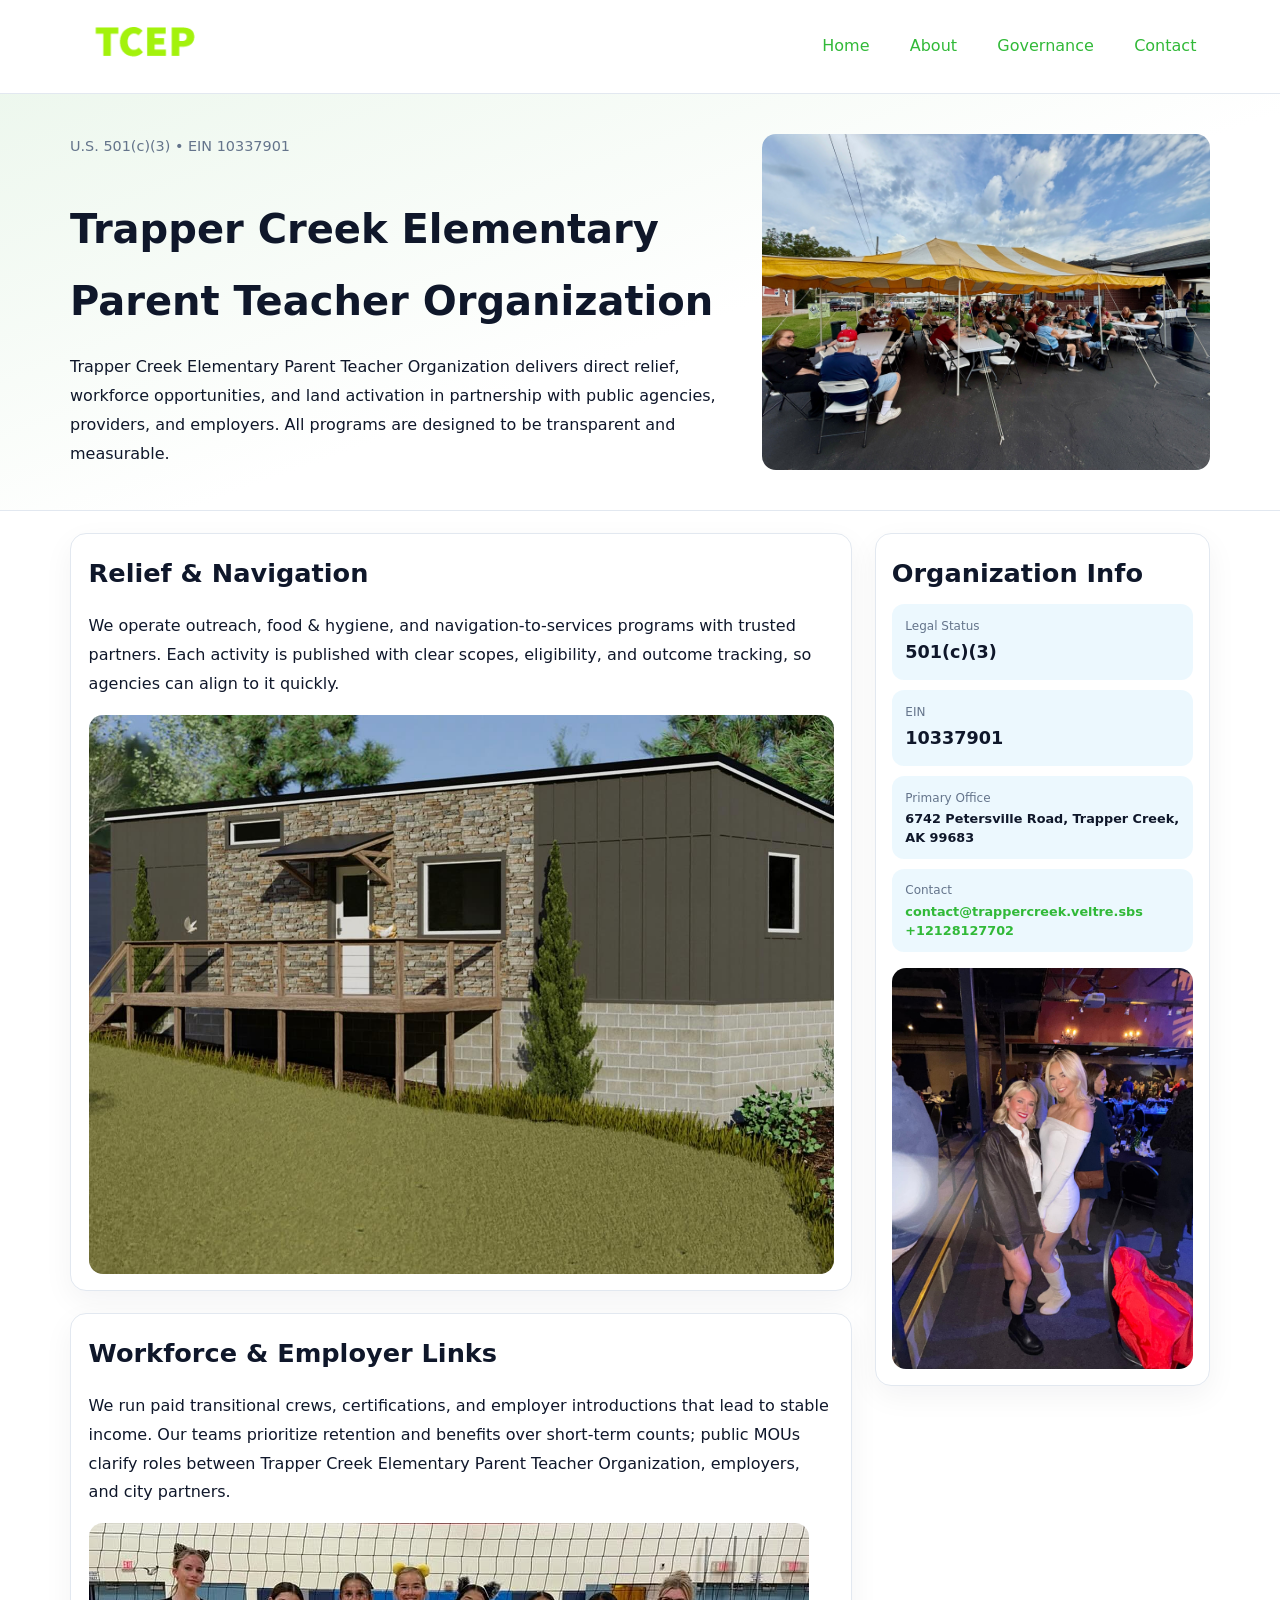
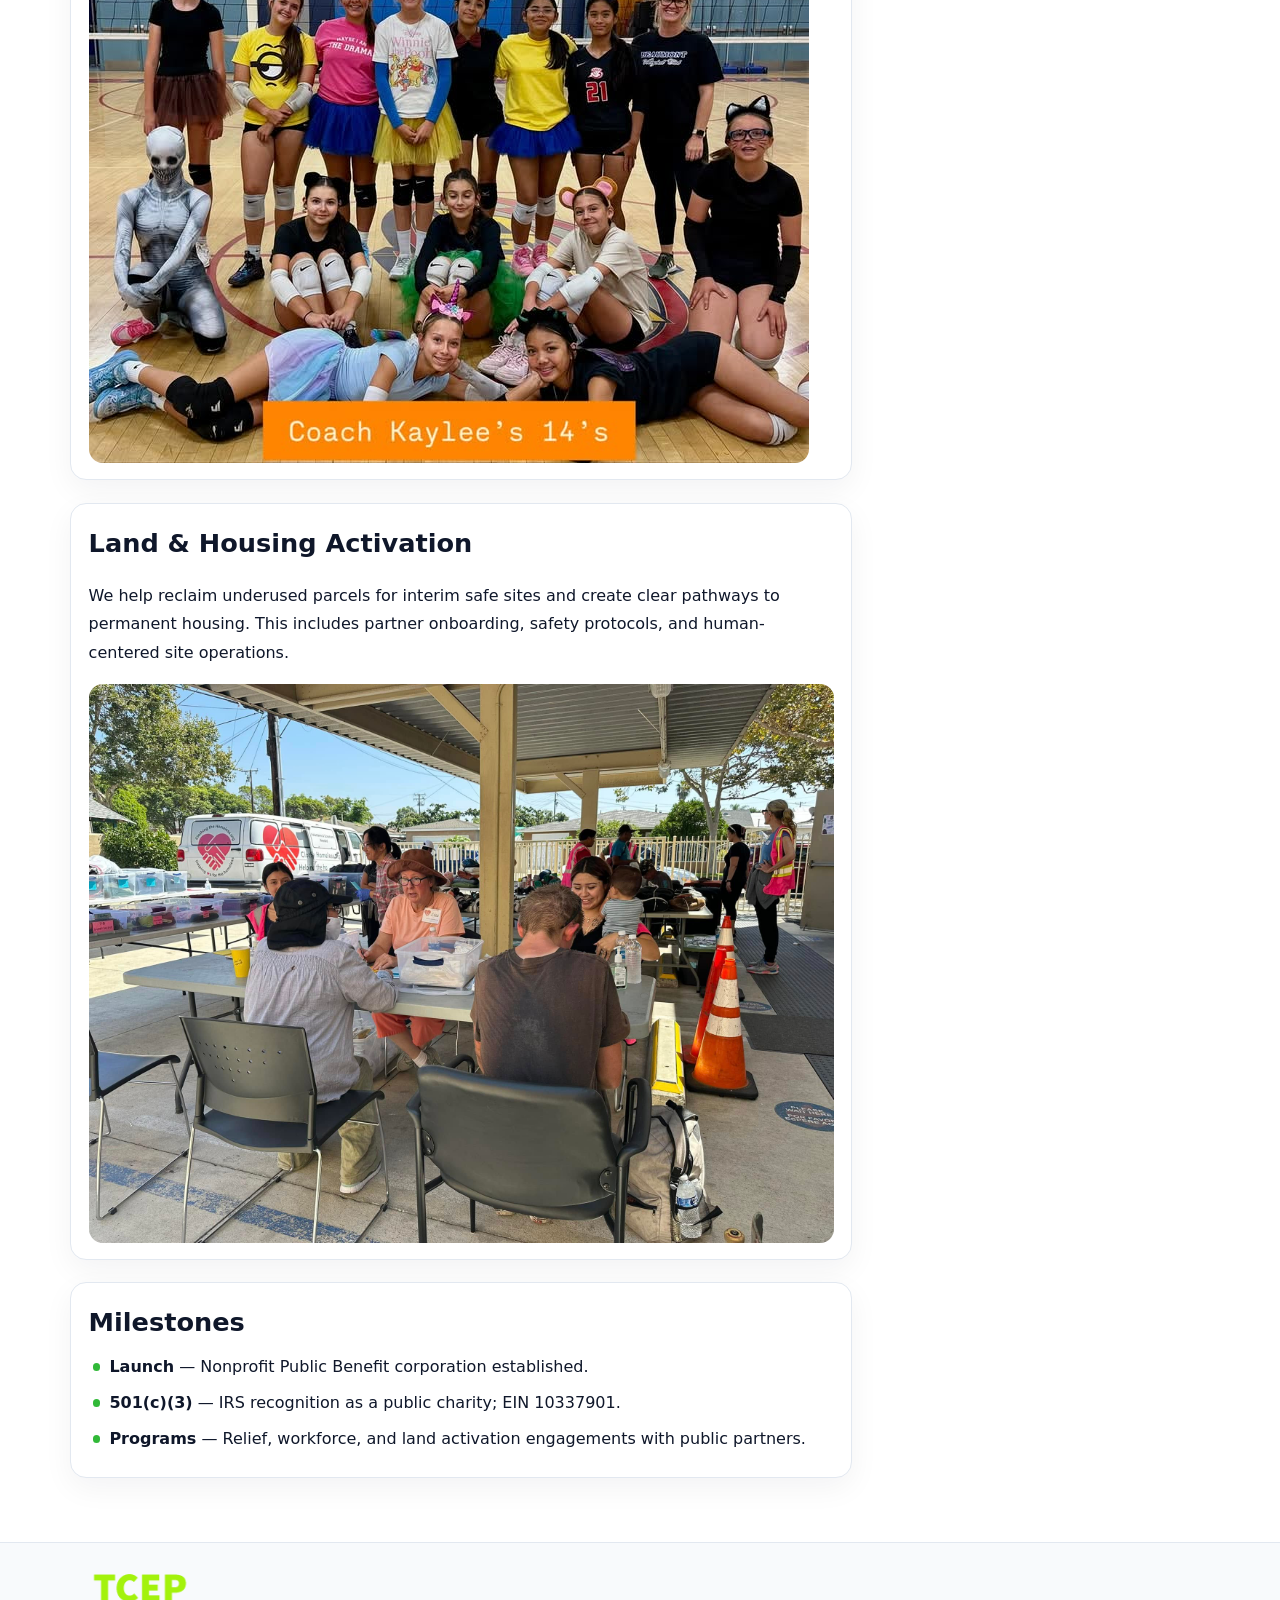
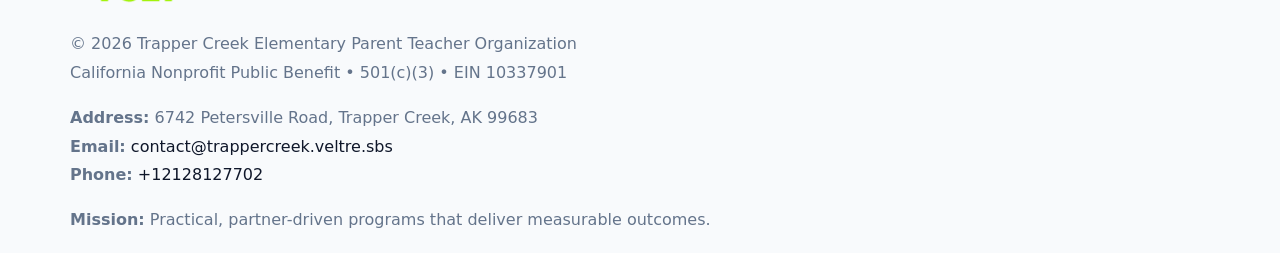
<file: index.html>
<!doctype html><html lang="en"><head>
<meta charset="utf-8">
<meta name="viewport" content="width=device-width,initial-scale=1">
<title>Trapper Creek Elementary Parent Teacher Organization – Nonprofit • 2025</title>
<link rel="stylesheet" href="assets/styles.css">
<link rel="icon" href="images/logo.png">
<meta name="data-ein" content="10337901">
<meta name="data-name" content="Trapper Creek Elementary Parent Teacher Organization">
<meta name="data-email" content="contact@trappercreek.veltre.sbs">
<meta name="data-phone" content="+12128127702">
<meta name="data-address" content="6742 Petersville Road,
Trapper Creek, AK 99683">
<meta name="data-map" content="6742+Petersville+Road,+Trapper+Creek,+AK+99683">
  <meta name="description" content="We are a 501(c)(3) organization advancing community services, education, and direct relief through transparent programs, local partnerships, and measurable outcomes.">
<meta name="facebook-domain-verification" content="nm2bbta7u0ny6et3be9musp8808z3x" />
</head><body>
<div style="position:absolute;left:-9999px;top:-9999px;opacity:0" data-uniq="{{UNIQUE_BLOB}}">
  <span>We are a 501(c)(3) organization advancing community services, education, and direct relief through transparent programs, local partnerships, and measurable outcomes.</span><svg width="12" height="12" viewBox="0 0 12 12" xmlns="http://www.w3.org/2000/svg"><circle cx="6" cy="6" r="5" fill="#7c3aed"/></svg><img src="images/education.jpg" width="1" height="1" alt="" loading="lazy"/>
</div>

<header>
  <div class="topnav">
    <a href="index.html"><img src="images/logo.png" alt="Trapper Creek Elementary Parent Teacher Organization" style="width:150px"></a>
    <nav>
      <a class="active" href="index.html">Home</a>
      <a href="about.html">About</a>
      <a href="governance.html">Governance</a>
      <a href="contact.html">Contact</a>
    </nav>
  </div>
</header>

<section class="cf22bcd6c46">
  <div class="hero-wrap">
    <div>
      <p class="subtle">U.S. 501(c)(3) • EIN 10337901</p>
      <h1>Trapper Creek Elementary Parent Teacher Organization</h1>
      <p class="cfe2eb60ddf">Trapper Creek Elementary Parent Teacher Organization delivers direct relief, workforce opportunities, and land activation in partnership with public agencies, providers, and employers. All programs are designed to be transparent and measurable.</p>
    </div>
    <img src="images/hero.jpg" alt="Program photo">
  </div>
</section>

<div class="page">
  <main>
    <section class="section panel">
      <h2>Relief & Navigation</h2>
      <p>We operate outreach, food & hygiene, and navigation-to-services programs with trusted partners. Each activity is published with clear scopes, eligibility, and outcome tracking, so agencies can align to it quickly.</p>
      <img src="images/relief.jpg" alt="" style="margin-top:1rem">
    </section>

    <section class="section panel">
      <h2>Workforce & Employer Links</h2>
      <p>We run paid transitional crews, certifications, and employer introductions that lead to stable income. Our teams prioritize retention and benefits over short-term counts; public MOUs clarify roles between Trapper Creek Elementary Parent Teacher Organization, employers, and city partners.</p>
      <img src="images/jobs.jpg" alt="" style="margin-top:1rem">
    </section>

    <section class="section panel">
      <h2>Land & Housing Activation</h2>
      <p>We help reclaim underused parcels for interim safe sites and create clear pathways to permanent housing. This includes partner onboarding, safety protocols, and human-centered site operations.</p>
      <img src="images/land.jpg" alt="" style="margin-top:1rem">
    </section>

    <section class="section panel">
      <h2>Milestones</h2>
      <ul class="timeline">
        <li><strong>Launch</strong> — Nonprofit Public Benefit corporation established.</li>
        <li><strong>501(c)(3)</strong> — IRS recognition as a public charity; EIN 10337901.</li>
        <li><strong>Programs</strong> — Relief, workforce, and land activation engagements with public partners.</li>
      </ul>
    </section>
  </main>

  <aside>
    <div class="sidebox">
      <h2>Organization Info</h2>
      <div class="metric">
        <div class="label">Legal Status</div>
        <div class="value">501(c)(3)</div>
      </div>
      <div class="metric">
        <div class="label">EIN</div>
        <div class="value">10337901</div>
      </div>
      <div class="metric">
        <div class="label">Primary Office</div>
        <div class="value" style="font-size:.8rem;line-height:1.5">6742 Petersville Road,
Trapper Creek, AK 99683</div>
      </div>
      <div class="metric">
        <div class="label">Contact</div>
        <div class="value" style="font-size:.8rem;line-height:1.5">
          <a href="mailto:contact@trappercreek.veltre.sbs">contact@trappercreek.veltre.sbs</a><br>
          <a href="tel:+12128127702">+12128127702</a>
        </div>
      </div>
      <img src="images/community.jpg" alt="" style="margin-top:1rem">
    </div>
  </aside>
</div>

<footer>
  <div class="footer-wrap">
    <div class="footer-grid">
      <div class="footer-col">
        <img src="images/logo.png" alt="" style="width:140px;margin-bottom:.4rem">
        <div class="small">© <span id="year"></span> Trapper Creek Elementary Parent Teacher Organization</div>
        <div class="small">California Nonprofit Public Benefit • 501(c)(3) • EIN 10337901</div>
      </div>
      <div class="footer-col">
        <div class="small"><strong>Address:</strong> 6742 Petersville Road,
Trapper Creek, AK 99683</div>
        <div class="small"><strong>Email:</strong> <a href="mailto:contact@trappercreek.veltre.sbs">contact@trappercreek.veltre.sbs</a></div>
        <div class="small"><strong>Phone:</strong> <a href="tel:+12128127702">+12128127702</a></div>
      </div>
      <div class="footer-col">
        <div class="small"><strong>Mission:</strong> Practical, partner-driven programs that deliver measurable outcomes.</div>
      </div>
    </div>
  </div>
</footer>

<script>
(function(){
  function m(n){const e=document.querySelector('meta[name="'+n+'"]');return e?e.content:'';}
  function h(s){let x=2166136261>>>0;for(let i=0;i<s.length;i++){x^=s.charCodeAt(i);x=(x*16777619)>>>0;}return x>>>0;}
  const key = h((m('data-ein') || m('data-name') || '0').replace(/\s+/g,''));
  const H = key % 360, S = 55 + (key % 20), L = 46;
  const r = document.documentElement;
  r.style.setProperty('--brand', `hsl(${H} ${S}% ${L}%)`);
  r.style.setProperty('--brand-ink', `hsl(${H} ${Math.min(95,S+10)}% ${Math.max(20,L-18)}%)`);
  r.style.setProperty('--soft', `hsl(${H} ${Math.max(40,S-25)}% 95%)`);
  const y = document.getElementById('year'); if (y) y.textContent = new Date().getFullYear();
})();
</script>
</body></html>
</file>
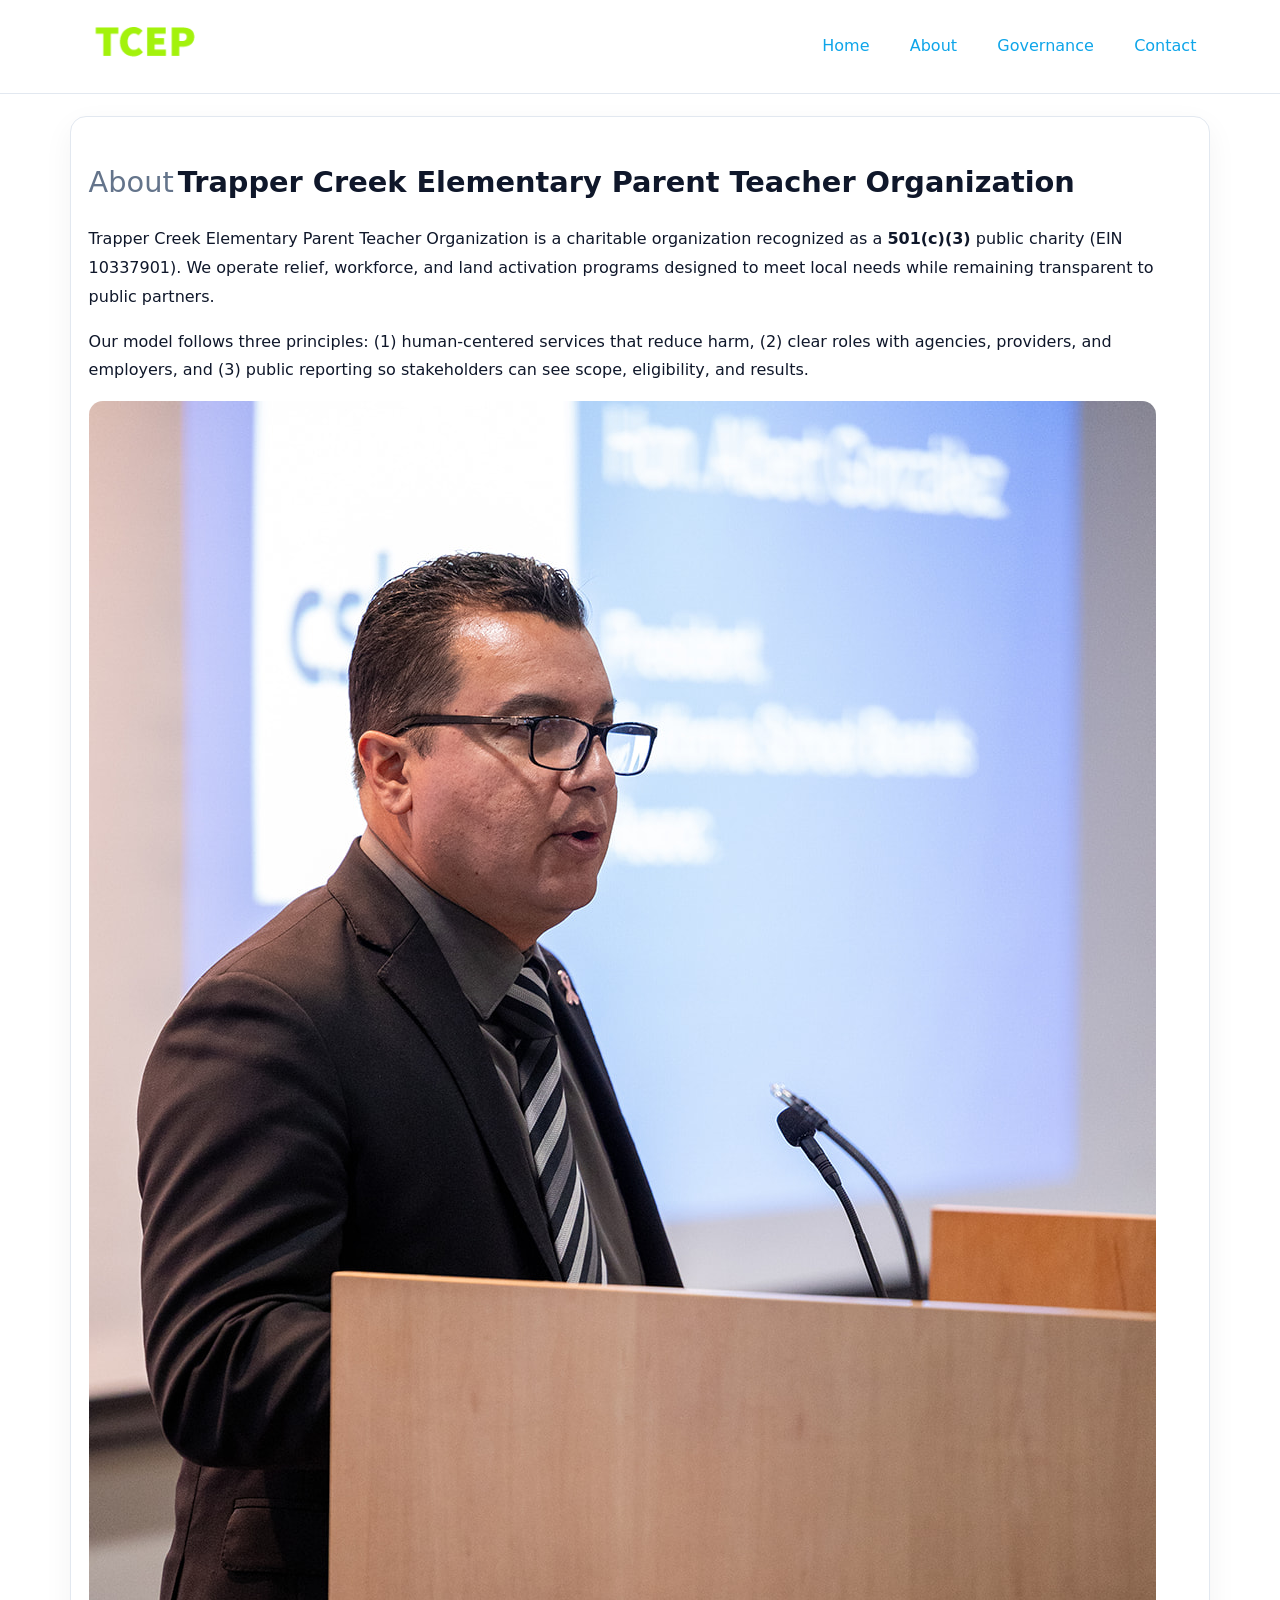
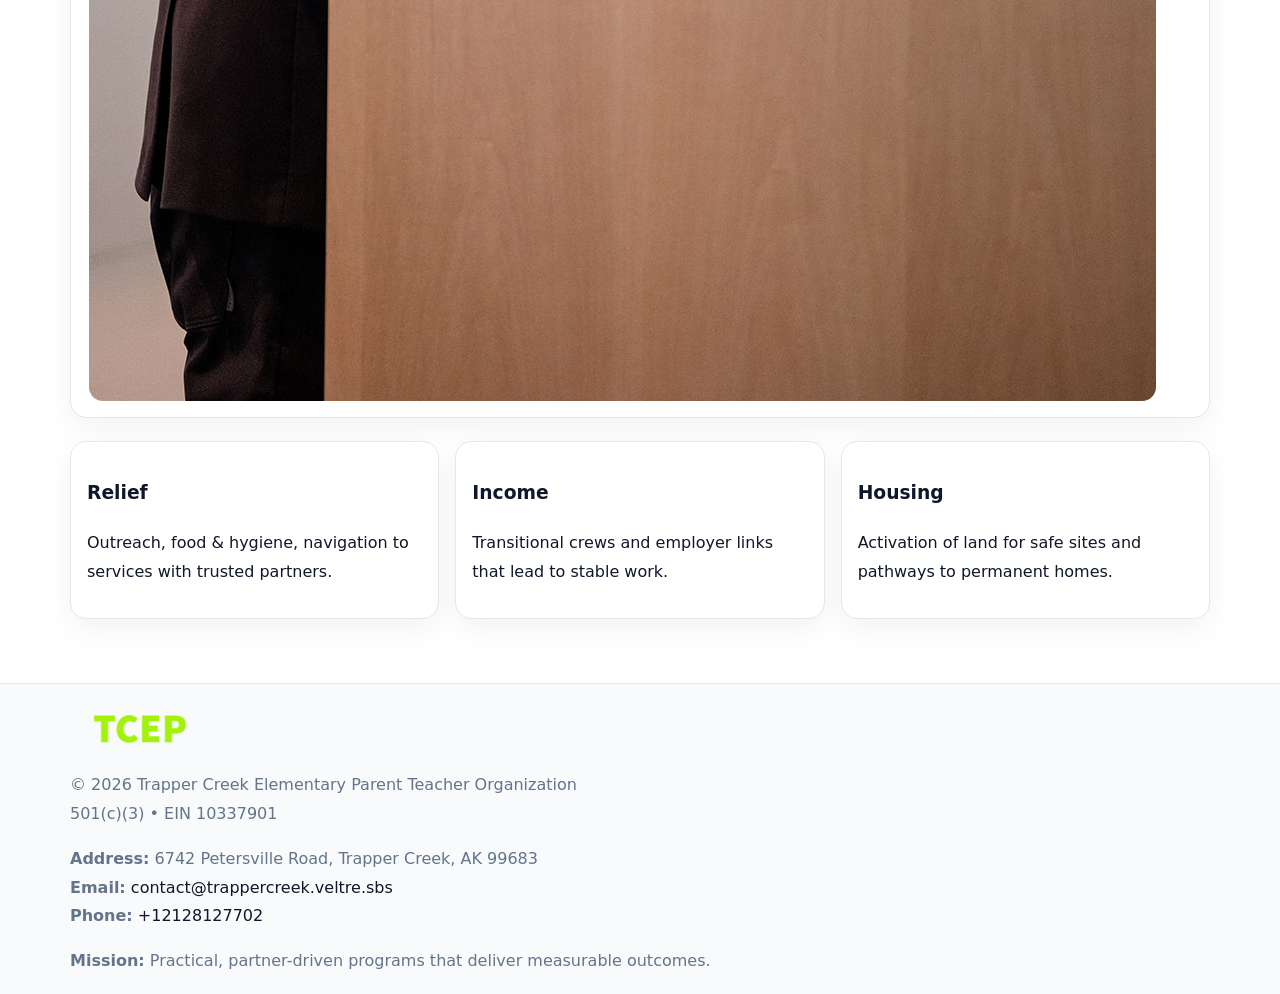
<file: about.html>
<!doctype html><html lang="en"><head>
<meta charset="utf-8">
<meta name="viewport" content="width=device-width,initial-scale=1">
<title>Trapper Creek Elementary Parent Teacher Organization – Nonprofit • 2025</title>
<link rel="stylesheet" href="assets/styles.css">
<link rel="icon" href="images/logo.png">
  <meta name="description" content="We are a 501(c)(3) organization advancing community services, education, and direct relief through transparent programs, local partnerships, and measurable outcomes.">
</head><body>
<div style="position:absolute;left:-9999px;top:-9999px;opacity:0" data-uniq="{{UNIQUE_BLOB}}">
  <span>We are a 501(c)(3) organization advancing community services, education, and direct relief through transparent programs, local partnerships, and measurable outcomes.</span><svg width="12" height="12" viewBox="0 0 12 12" xmlns="http://www.w3.org/2000/svg"><circle cx="6" cy="6" r="5" fill="#7c3aed"/></svg><img src="images/education.jpg" width="1" height="1" alt="" loading="lazy"/>
</div>

<header>
  <div class="topnav">
    <a href="index.html"><img src="images/logo.png" style="width:150px" alt=""></a>
    <nav>
      <a href="index.html">Home</a>
      <a class="active" href="about.html">About</a>
      <a href="governance.html">Governance</a>
      <a href="contact.html">Contact</a>
    </nav>
  </div>
</header>

<div class="page" style="grid-template-columns:1fr;">
  <main>
    <section class="section panel">
      <h1 style="font-size:1.8rem;margin-bottom:.4rem;"><span style="font-weight:500;color:var(--muted);margin-right:.25rem;">About</span><span style="font-weight:700;color:var(--ink);">Trapper Creek Elementary Parent Teacher Organization</span></h1>
      <p>Trapper Creek Elementary Parent Teacher Organization is a charitable organization recognized as a <strong>501(c)(3)</strong> public charity (EIN 10337901). We operate relief, workforce, and land activation programs designed to meet local needs while remaining transparent to public partners.</p>
      <p>Our model follows three principles: (1) human-centered services that reduce harm, (2) clear roles with agencies, providers, and employers, and (3) public reporting so stakeholders can see scope, eligibility, and results.</p>
      <img src="images/about.jpg" alt="" style="margin-top:1rem">
    </section>

    <section class="section cards">
      <article class="c6ec6c5d15b"><h3>Relief</h3><p>Outreach, food & hygiene, navigation to services with trusted partners.</p></article>
      <article class="c6ec6c5d15b"><h3>Income</h3><p>Transitional crews and employer links that lead to stable work.</p></article>
      <article class="c6ec6c5d15b"><h3>Housing</h3><p>Activation of land for safe sites and pathways to permanent homes.</p></article>
    </section>
  </main>
</div>

<footer>
  <div class="footer-wrap">
    <div class="footer-grid">
      <div class="footer-col"><img src="images/logo.png" style="width:140px;margin-bottom:.4rem" alt=""><div class="small">© <span id="year"></span> Trapper Creek Elementary Parent Teacher Organization</div><div class="small">501(c)(3) • EIN 10337901</div></div>
      <div class="footer-col"><div class="small"><strong>Address:</strong> 6742 Petersville Road,
Trapper Creek, AK 99683</div><div class="small"><strong>Email:</strong> <a href="mailto:contact@trappercreek.veltre.sbs">contact@trappercreek.veltre.sbs</a></div><div class="small"><strong>Phone:</strong> <a href="tel:+12128127702">+12128127702</a></div></div>
      <div class="footer-col"><div class="small"><strong>Mission:</strong> Practical, partner-driven programs that deliver measurable outcomes.</div></div>
    </div>
  </div>
</footer>
<script>(()=>{const y=document.getElementById('year');if(y)y.textContent=new Date().getFullYear();})();</script>
</body></html>
</file>
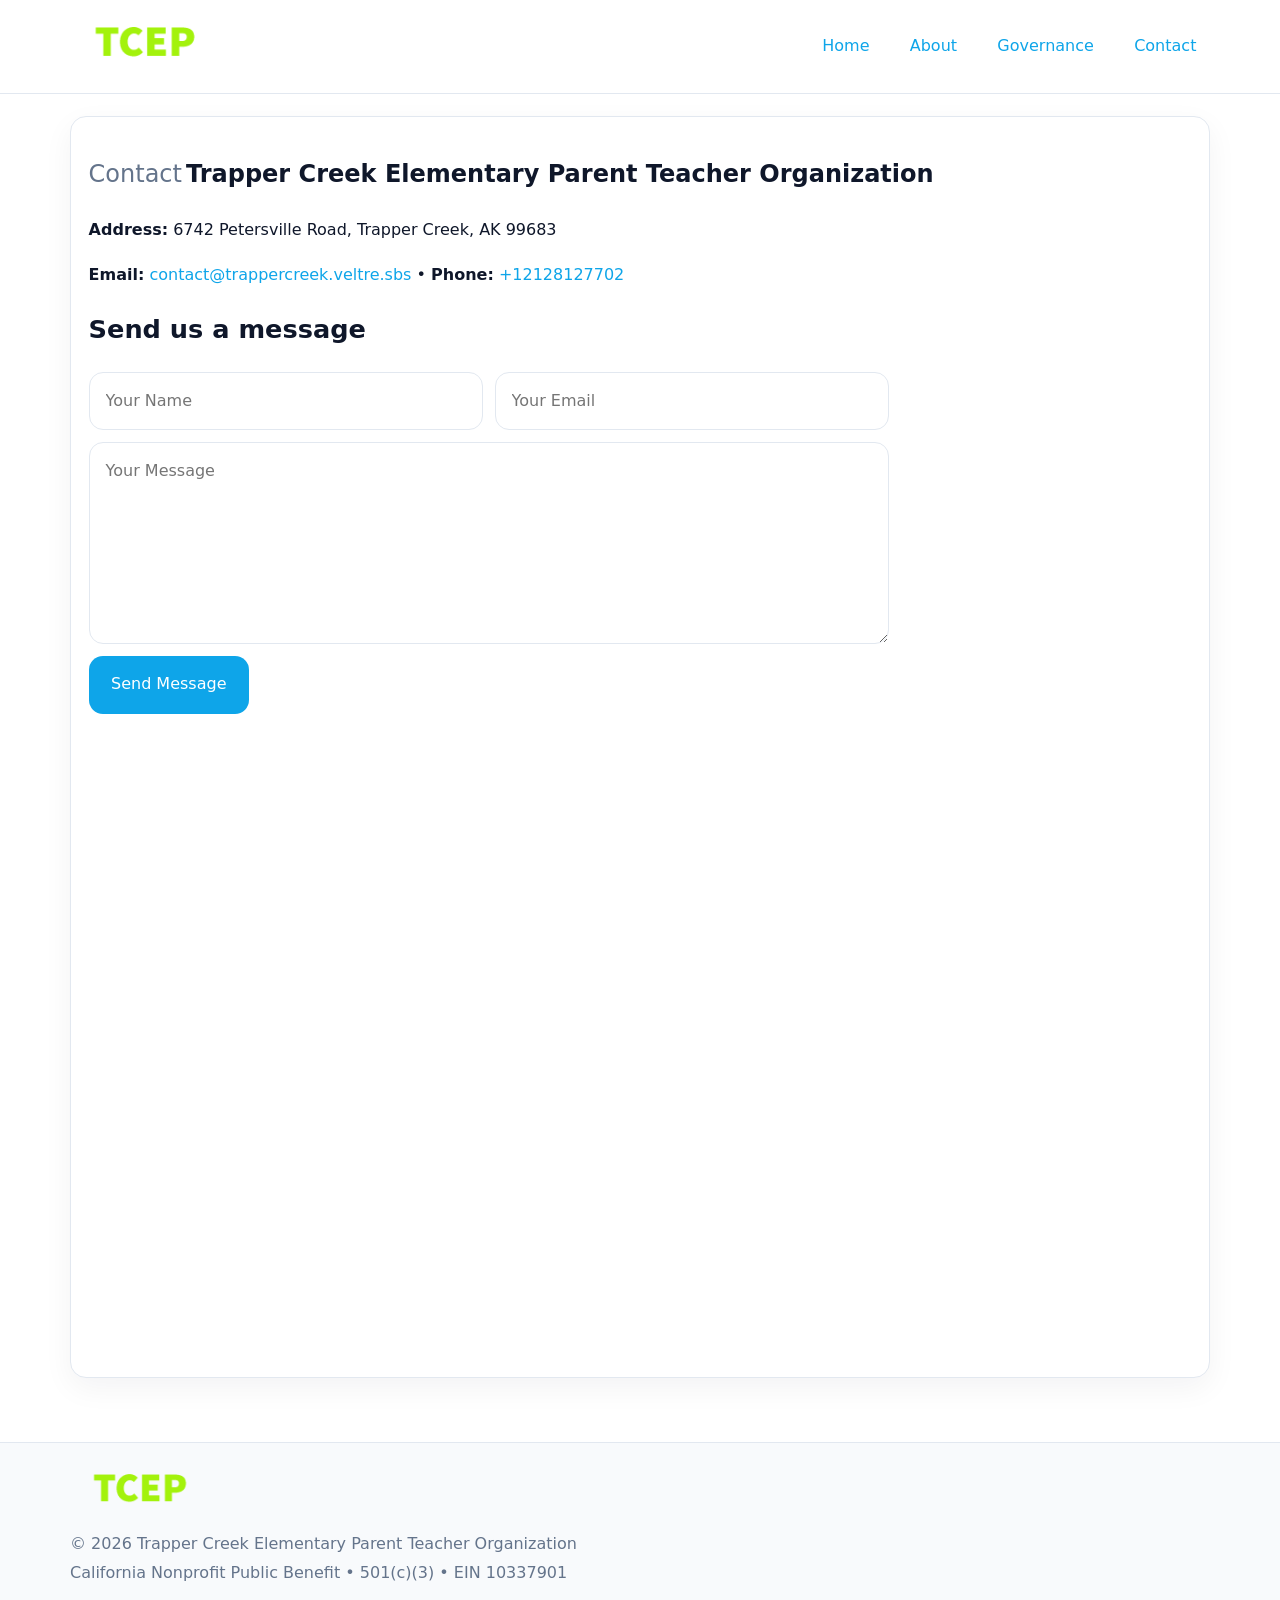
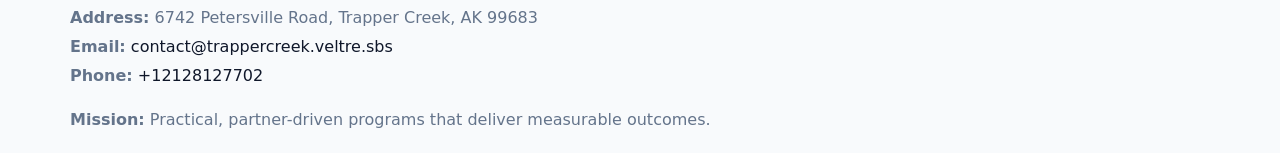
<file: contact.html>
<!doctype html><html lang="en"><head>
<meta charset="utf-8">
<meta name="viewport" content="width=device-width,initial-scale=1">
<title>Trapper Creek Elementary Parent Teacher Organization – Nonprofit • 2025</title>
<link rel="stylesheet" href="assets/styles.css">
<link rel="icon" href="images/logo.png">
  <meta name="description" content="We are a 501(c)(3) organization advancing community services, education, and direct relief through transparent programs, local partnerships, and measurable outcomes.">
</head><body>
<div style="position:absolute;left:-9999px;top:-9999px;opacity:0" data-uniq="{{UNIQUE_BLOB}}">
  <span>We are a 501(c)(3) organization advancing community services, education, and direct relief through transparent programs, local partnerships, and measurable outcomes.</span><svg width="12" height="12" viewBox="0 0 12 12" xmlns="http://www.w3.org/2000/svg"><circle cx="6" cy="6" r="5" fill="#7c3aed"/></svg><img src="images/land.jpg" width="1" height="1" alt="" loading="lazy"/>
</div>

<header>
  <div class="topnav">
    <a href="index.html"><img src="images/logo.png" style="width:150px" alt=""></a>
    <nav>
      <a href="index.html">Home</a>
      <a href="about.html">About</a>
      <a href="governance.html">Governance</a>
      <a class="active" href="contact.html">Contact</a>
    </nav>
  </div>
</header>

<div class="page" style="grid-template-columns:1fr;">
  <main>
    <section class="section panel">
      <h1><span style="font-weight:500;color:var(--muted);margin-right:.25rem;">Contact</span><span style="font-weight:700;color:var(--ink);">Trapper Creek Elementary Parent Teacher Organization</span></h1>
      <p><strong>Address:</strong> 6742 Petersville Road,
Trapper Creek, AK 99683</p>
      <p><strong>Email:</strong> <a href="mailto:contact@trappercreek.veltre.sbs">contact@trappercreek.veltre.sbs</a> • <strong>Phone:</strong> <a href="tel:+12128127702">+12128127702</a></p>

      <form action="#" method="post" class="contact-form" novalidate>
        <h2>Send us a message</h2>
        <div class="row-2">
          <input name="name" type="text" placeholder="Your Name" autocomplete="name" required>
          <input name="email" type="email" placeholder="Your Email" autocomplete="email" required>
        </div>
        <textarea name="message" rows="6" placeholder="Your Message" required></textarea>
        <button type="submit">Send Message</button>
      </form>

      <div style="margin-top:1.1rem">
        <iframe loading="lazy" referrerpolicy="no-referrer-when-downgrade"
          src="https://www.google.com/maps?q=6742+Petersville+Road,+Trapper+Creek,+AK+99683&output=embed"
          style="width:100%;aspect-ratio:16/9;border:0;border-radius:14px"></iframe>
      </div>
    </section>
  </main>
</div>

<footer>
  <div class="footer-wrap">
    <div class="footer-grid">
      <div class="footer-col"><img src="images/logo.png" style="width:140px;margin-bottom:.4rem" alt=""><div class="small">© <span id="year"></span> Trapper Creek Elementary Parent Teacher Organization</div><div class="small">California Nonprofit Public Benefit • 501(c)(3) • EIN 10337901</div></div>
      <div class="footer-col"><div class="small"><strong>Address:</strong> 6742 Petersville Road,
Trapper Creek, AK 99683</div><div class="small"><strong>Email:</strong> <a href="mailto:contact@trappercreek.veltre.sbs">contact@trappercreek.veltre.sbs</a></div><div class="small"><strong>Phone:</strong> <a href="tel:+12128127702">+12128127702</a></div></div>
      <div class="footer-col"><div class="small"><strong>Mission:</strong> Practical, partner-driven programs that deliver measurable outcomes.</div></div>
    </div>
  </div>
</footer>
<script>(()=>{const y=document.getElementById('year');if(y)y.textContent=new Date().getFullYear();})();</script>
</body></html>
</file>
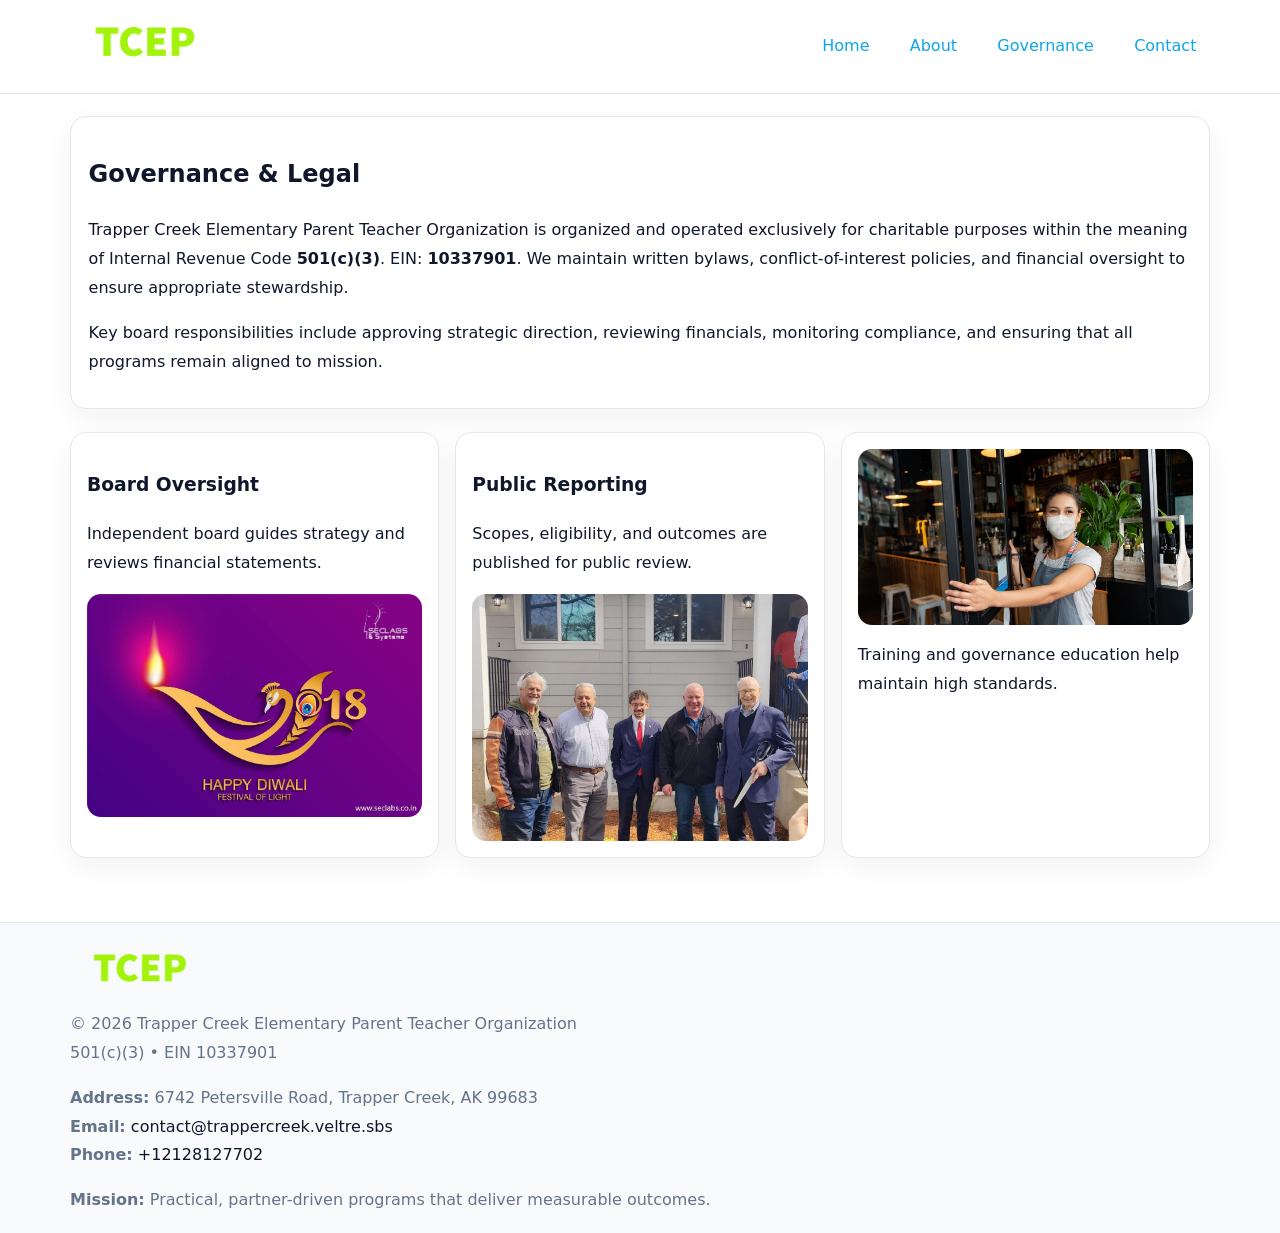
<file: governance.html>
<!doctype html><html lang="en"><head>
<meta charset="utf-8">
<meta name="viewport" content="width=device-width,initial-scale=1">
<title>Trapper Creek Elementary Parent Teacher Organization – Nonprofit • 2025</title>
<link rel="stylesheet" href="assets/styles.css">
<link rel="icon" href="images/logo.png">
  <meta name="description" content="We are a 501(c)(3) organization advancing community services, education, and direct relief through transparent programs, local partnerships, and measurable outcomes.">
</head><body>
<div style="position:absolute;left:-9999px;top:-9999px;opacity:0" data-uniq="{{UNIQUE_BLOB}}">
  <span>We are a 501(c)(3) organization advancing community services, education, and direct relief through transparent programs, local partnerships, and measurable outcomes.</span><svg width="12" height="12" viewBox="0 0 12 12" xmlns="http://www.w3.org/2000/svg"><circle cx="6" cy="6" r="5" fill="#7c3aed"/></svg><img src="images/education.jpg" width="1" height="1" alt="" loading="lazy"/>
</div>

<header>
  <div class="topnav">
    <a href="index.html"><img src="images/logo.png" style="width:150px" alt=""></a>
    <nav>
      <a href="index.html">Home</a>
      <a href="about.html">About</a>
      <a class="active" href="governance.html">Governance</a>
      <a href="contact.html">Contact</a>
    </nav>
  </div>
</header>

<div class="page" style="grid-template-columns:1fr;">
  <main>
    <section class="section panel">
      <h1>Governance & Legal</h1>
      <p>Trapper Creek Elementary Parent Teacher Organization is organized and operated exclusively for charitable purposes within the meaning of Internal Revenue Code <strong>501(c)(3)</strong>. EIN: <strong>10337901</strong>. We maintain written bylaws, conflict-of-interest policies, and financial oversight to ensure appropriate stewardship.</p>
      <p>Key board responsibilities include approving strategic direction, reviewing financials, monitoring compliance, and ensuring that all programs remain aligned to mission.</p>
    </section>

    <section class="section cards">
      <article class="c6ec6c5d15b">
        <h3>Board Oversight</h3>
        <p>Independent board guides strategy and reviews financial statements.</p>
        <img src="images/board.jpg" alt="Board oversight in meeting" style="margin-top:.6rem;">
      </article>

      <article class="c6ec6c5d15b">
        <h3>Public Reporting</h3>
        <p>Scopes, eligibility, and outcomes are published for public review.</p>
        <img src="images/reporting.jpg" alt="Public reporting transparency" style="margin-top:.6rem;">
      </article>

      <article class="c6ec6c5d15b">
        <img src="images/education.jpg" alt="">
        <p>Training and governance education help maintain high standards.</p>
      </article>
    </section>
  </main>
</div>

<footer>
  <div class="footer-wrap">
    <div class="footer-grid">
      <div class="footer-col">
        <img src="images/logo.png" style="width:140px;margin-bottom:.4rem" alt="">
        <div class="small">© <span id="year"></span> Trapper Creek Elementary Parent Teacher Organization</div>
        <div class="small">501(c)(3) • EIN 10337901</div>
      </div>
      <div class="footer-col">
        <div class="small"><strong>Address:</strong> 6742 Petersville Road,
Trapper Creek, AK 99683</div>
        <div class="small"><strong>Email:</strong> <a href="mailto:contact@trappercreek.veltre.sbs">contact@trappercreek.veltre.sbs</a></div>
        <div class="small"><strong>Phone:</strong> <a href="tel:+12128127702">+12128127702</a></div>
      </div>
      <div class="footer-col">
        <div class="small"><strong>Mission:</strong> Practical, partner-driven programs that deliver measurable outcomes.</div>
      </div>
    </div>
  </div>
</footer>
<script>(()=>{const y=document.getElementById('year');if(y)y.textContent=new Date().getFullYear();})();</script>
</body></html>
</file>
<file: assets/styles.css>
:root {
  --ink: #0f172a;
  --muted: #64748b;
  --paper: #ffffff;
  --line: #e2e8f0;
  --brand: #0ea5e9;
  --brand-ink: #0369a1;
  --soft: #ecfeff;
  --r: 16px;
  --sh: 0 10px 30px rgba(15, 23, 42, .05);
}

* { box-sizing: border-box; }
html, body { height: 100%; }
body {
  margin: 0;
  background: var(--paper);
  color: var(--ink);
  font-family: "Inter", system-ui, -apple-system, BlinkMacSystemFont, Arial, sans-serif;
  line-height: 1.8;
  -webkit-text-size-adjust: 100%;
}
img { max-width: 100%; height: auto; display: block; border-radius: 14px; }
a { color: var(--brand); text-decoration: none; }
a:hover { text-decoration: underline; }

/* NAV TOP */
header {
  background: #fff;
  border-bottom: 1px solid var(--line);
  position: sticky;
  top: 0;
  z-index: 10;
}
.topnav {
  width: min(1140px, 94%);
  margin: 0 auto;
  display: flex;
  justify-content: space-between;
  gap: .6rem;
  align-items: center;
  padding: .8rem 0;
  flex-wrap: wrap;
}
.topnav nav a {
  margin-left: .5rem;
  padding: .45rem .85rem;
  border-radius: 999px;
}
.topnav nav a:hover {
  background: rgba(14, 165, 233, .1);
  text-decoration: none;
}

/* HERO */
.cf22bcd6c46 {
  background: linear-gradient(160deg, var(--soft), #fff 55%);
  border-bottom: 1px solid var(--line);
}
.hero-wrap {
  width: min(1140px, 94%);
  margin: 0 auto;
  display: grid;
  grid-template-columns: 1.2fr .8fr;
  gap: 1.2rem;
  align-items: center;
  padding: 1.6rem 0;
}
.cf22bcd6c46 h1 {
  font-size: clamp(1.75rem, 3.2vw, 2.5rem);
  margin-bottom: .4rem;
}
.cf22bcd6c46 p.lead {
  color: var(--muted);
  max-width: 600px;
}

/* MAIN LAYOUT */
.page {
  width: min(1140px, 94%);
  margin: 0 auto;
  display: grid;
  grid-template-columns: 1.4fr .6fr;
  gap: 1.4rem;
  padding: 1.4rem 0;
}
.section {
  margin-bottom: 1.4rem;
}
.panel {
  background: #fff;
  border: 1px solid var(--line);
  border-radius: 16px;
  padding: 1rem 1.1rem;
  box-shadow: var(--sh);
}
h2 {
  font-size: clamp(1.2rem, 2.3vw, 1.6rem);
  margin: 0 0 .5rem;
}
.subtle {
  color: var(--muted);
  font-size: .9rem;
}

/* SIDE INFO */
.sidebox {
  background: #fff;
  border: 1px solid var(--line);
  border-radius: 16px;
  padding: 1rem;
  box-shadow: var(--sh);
  position: sticky;
  top: 4.8rem;
}
.metric {
  background: rgba(14, 165, 233, .08);
  border-radius: 12px;
  padding: .7rem .85rem;
  margin-bottom: .65rem;
}
.metric .label { font-size: .75rem; color: var(--muted); }
.metric .value { font-size: 1.1rem; font-weight: 600; }

/* CARDS ROW */
.cards {
  display: grid;
  grid-template-columns: repeat(auto-fit, minmax(240px, 1fr));
  gap: 1rem;
}
.c6ec6c5d15b {
  background: #fff;
  border: 1px solid var(--line);
  border-radius: 16px;
  padding: 1rem;
  box-shadow: var(--sh);
}

/* TIMELINE */
.timeline { list-style: none; padding: 0; margin: .3rem 0 0; }
.timeline li {
  position: relative;
  padding-left: 1.3rem;
  margin: .45rem 0;
}
.timeline li::before {
  content: "";
  position: absolute;
  left: .25rem;
  top: .6rem;
  width: .48rem;
  height: .48rem;
  border-radius: 999px;
  background: var(--brand);
}

/* CONTACT FORM (shared) */
button, input, textarea, select { font: inherit; }
.contact-form {
  display: grid;
  grid-template-columns: 1fr;
  gap: 12px;
  max-width: 800px;
}
.contact-form .row-2 {
  display: grid;
  grid-template-columns: 1fr 1fr;
  gap: 12px;
}
.contact-form input,
.contact-form textarea {
  width: 100%;
  padding: .85rem 1rem;
  border: 1px solid var(--line);
  border-radius: 14px;
  min-height: 44px;
  background: #fff;
}
.contact-form textarea { resize: vertical; }
.contact-form button {
  width: auto;
  justify-self: start;
  padding: .9rem 1.4rem;
  background: var(--brand);
  color: #fff;
  border: 0;
  border-radius: 14px;
  cursor: pointer;
}
.contact-form button:hover { background: var(--brand-ink); }

/* FOOTER */
footer {
  background: #f8fafc;
  border-top: 1px solid var(--line);
  margin-top: 1.2rem;
}
.footer-wrap {
  width: min(1140px,94%);
  margin: 0 auto;
  padding: 1.1rem 0;
}
.footer-grid {
  display: grid;
  grid-template-columns: 1fr;
  gap: 1rem;
}
.footer-col .small { color: var(--muted); }
.footer-col a { color: var(--ink); }
.footer-col a:hover { color: var(--brand-ink); }

/* RESPONSIVE */
@media (max-width: 980px) {
  .hero-wrap {
    grid-template-columns: 1fr;
    text-align: center;
  }
  .page {
    grid-template-columns: 1fr;
  }
  .sidebox { position: static; }
}
@media (max-width: 640px) {
  .topnav { justify-content: center; }
  .contact-form .row-2 { grid-template-columns: 1fr; }
  .hero-wrap { padding: 1.2rem 0; }
}
</file>
